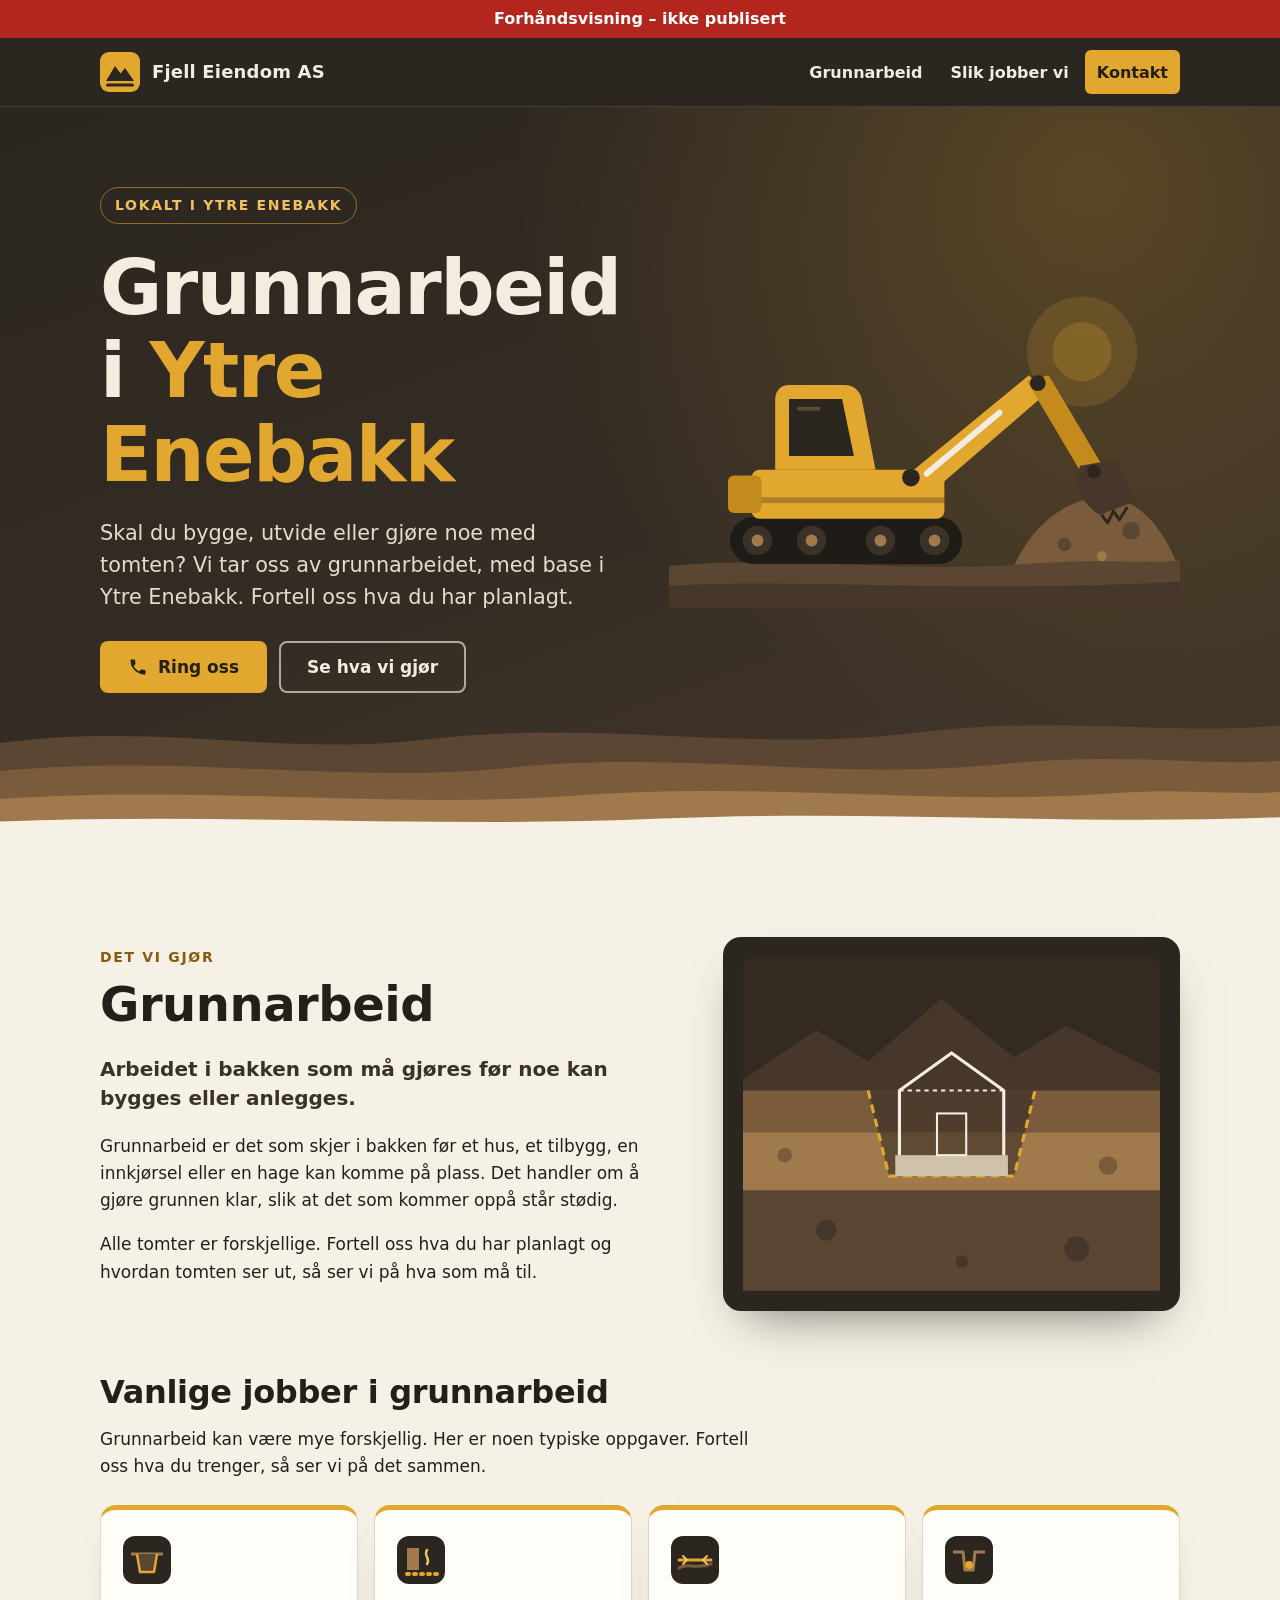
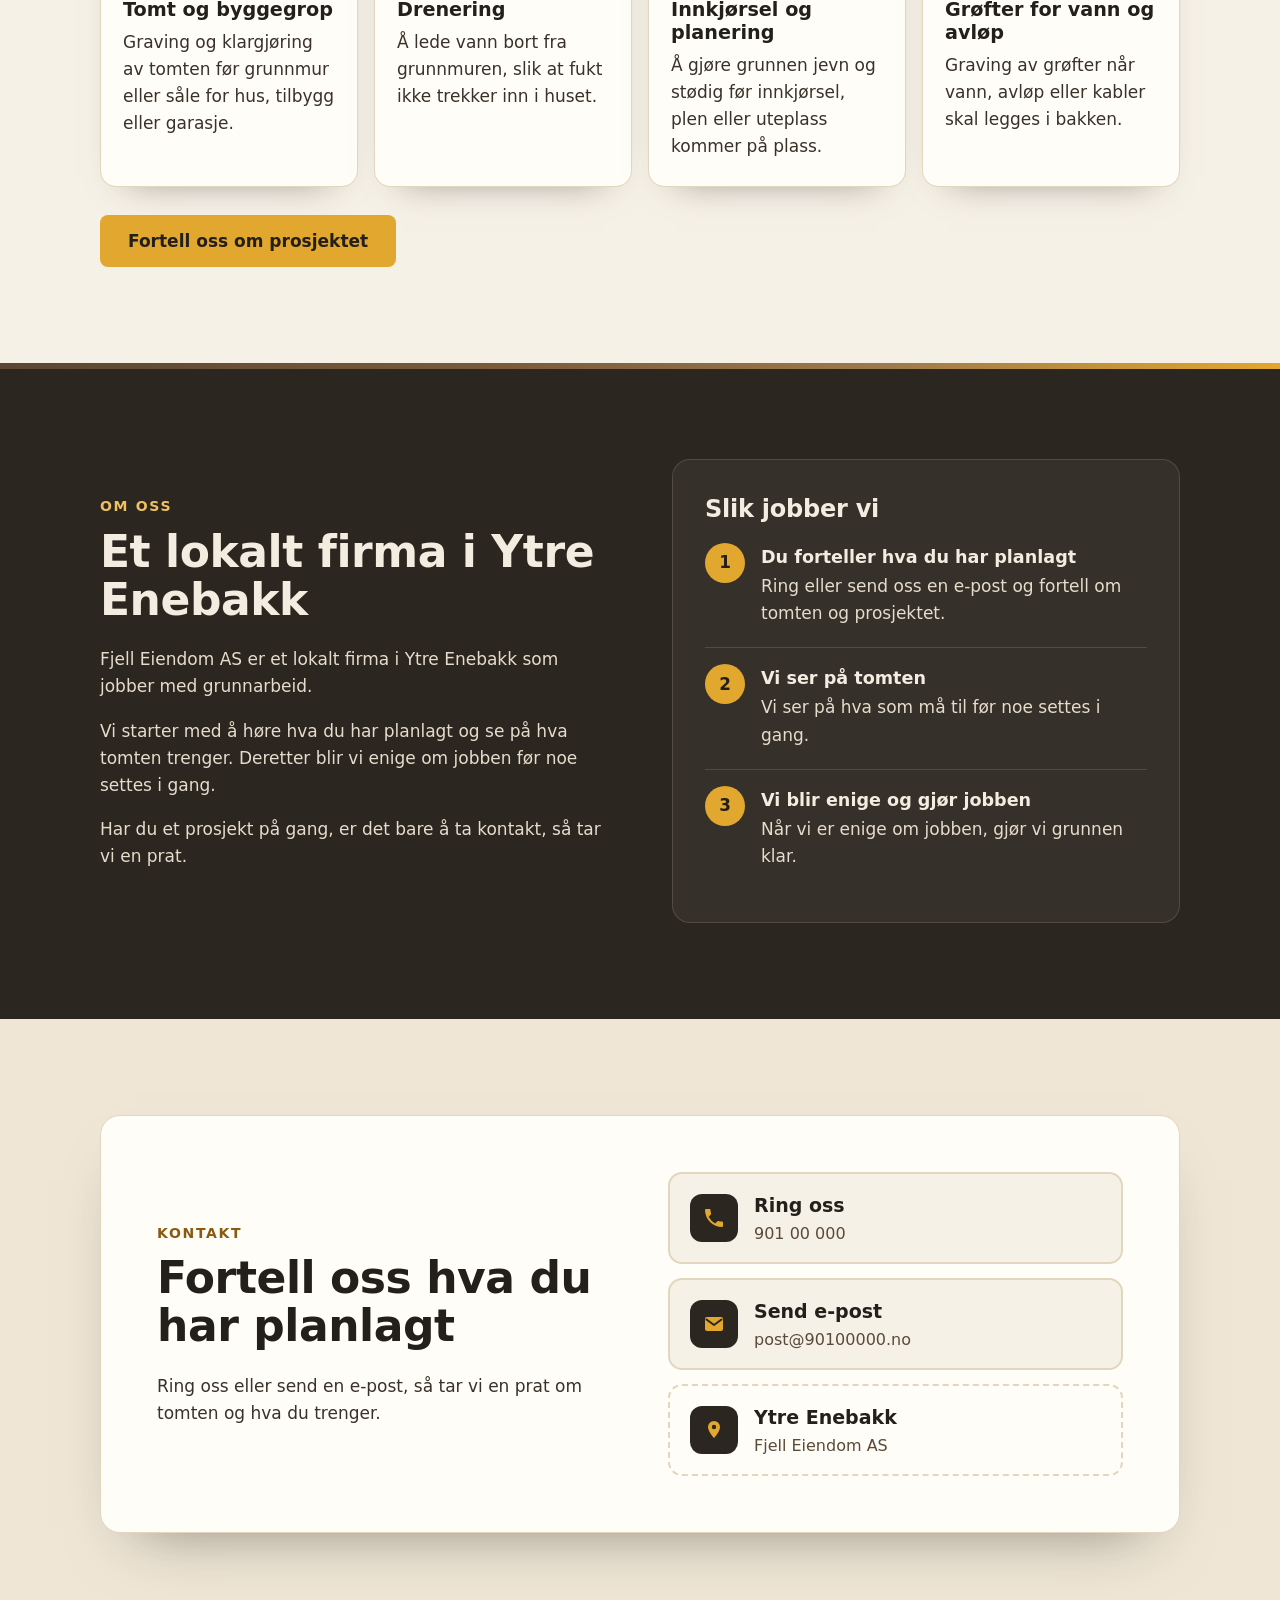
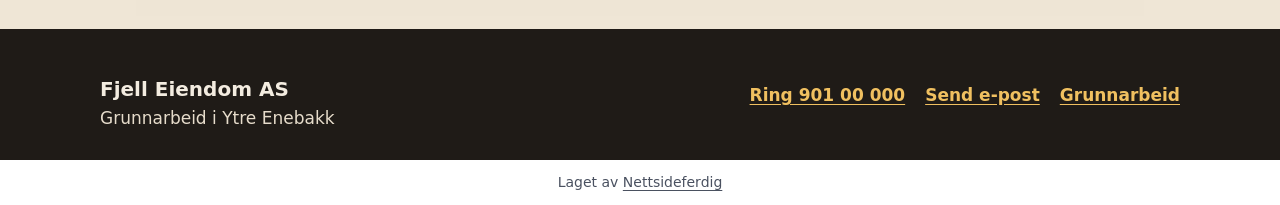
<file: index.html>
<!doctype html>
<html lang="nb">
<head>
<meta charset="utf-8">
<meta name="viewport" content="width=device-width, initial-scale=1">
<title>Grunnarbeid i Ytre Enebakk | Fjell Eiendom AS</title>
<meta name="description" content="Fjell Eiendom AS gjør grunnarbeid med base i Ytre Enebakk. Ta kontakt og fortell hva du har planlagt på tomten din.">
<link rel="canonical" href="https://andersmathisen7-design.github.io/side-fjell-eiendom-as-14d947cd/">
<meta property="og:type" content="website">
<meta property="og:locale" content="nb_NO">
<meta property="og:site_name" content="Fjell Eiendom AS">
<meta property="og:title" content="Grunnarbeid i Ytre Enebakk | Fjell Eiendom AS">
<meta property="og:description" content="Fjell Eiendom AS gjør grunnarbeid med base i Ytre Enebakk. Ta kontakt og fortell hva du har planlagt på tomten din.">
<meta property="og:url" content="https://andersmathisen7-design.github.io/side-fjell-eiendom-as-14d947cd/">
<meta http-equiv="Content-Security-Policy" content="default-src 'none'; style-src 'self'; img-src 'self'; manifest-src 'self'; worker-src 'self'; script-src 'self'">
<link rel="stylesheet" href="./style.css">
<meta name="theme-color" content="#e2a72e">
<link rel="manifest" href="./manifest.webmanifest">
<link rel="icon" href="./icon.svg" type="image/svg+xml">
<script src="./pwa.js" defer></script>
<meta name="robots" content="noindex,nofollow">
<script type="application/ld+json">{"@context":"https://schema.org","@type":"HomeAndConstructionBusiness","name":"Fjell Eiendom AS","description":"Fjell Eiendom AS gjør grunnarbeid med base i Ytre Enebakk. Ta kontakt og fortell hva du har planlagt på tomten din.","email":"post@90100000.no","areaServed":"Ytre Enebakk","url":"https://andersmathisen7-design.github.io/side-fjell-eiendom-as-14d947cd","telephone":"901 00 000"}</script>
</head>
<body>
<div class="forhandsstripe">Forhåndsvisning – ikke publisert</div>
<header class="topp"><div class="wrap topp-inner"><a class="logo" href="./" aria-label="Til forsiden"><svg width="40" height="40" viewBox="0 0 40 40" aria-hidden="true"><rect width="40" height="40" rx="9" fill="#e2a72e"/><path d="M6 29 L15 14 L20.5 21.5 L25 16 L34 29 Z" fill="#2b2620"/><rect x="6" y="31.5" width="28" height="3" rx="1.5" fill="#2b2620"/></svg><span>Fjell Eiendom AS</span></a><nav class="meny" aria-label="Hovedmeny"><ul><li><a href="./#tjenester">Grunnarbeid</a></li><li><a href="./#om">Slik jobber vi</a></li><li><a class="meny-knapp" href="./#kontakt">Kontakt</a></li></ul></nav></div></header>
<main>
<section class="hero" aria-labelledby="hero-tittel"><div class="wrap hero-inner"><div><p class="merkelapp">Lokalt i Ytre Enebakk</p><h1 id="hero-tittel">Grunnarbeid i <span>Ytre Enebakk</span></h1><p class="ingress">Skal du bygge, utvide eller gjøre noe med tomten? Vi tar oss av grunnarbeidet, med base i Ytre Enebakk. Fortell oss hva du har planlagt.</p><div class="handlinger"><a class="knapp knapp-hoved" href="tel:90100000"><svg viewBox="0 0 24 24" aria-hidden="true"><path d="M6.6 10.8a15.1 15.1 0 0 0 6.6 6.6l2.2-2.2a1 1 0 0 1 1-.25 11.4 11.4 0 0 0 3.6.57 1 1 0 0 1 1 1V20a1 1 0 0 1-1 1A17 17 0 0 1 3 4a1 1 0 0 1 1-1h3.5a1 1 0 0 1 1 1c0 1.25.2 2.45.57 3.57a1 1 0 0 1-.25 1z" fill="#231f1a"/></svg>Ring oss</a><a class="knapp knapp-linje" href="#tjenester">Se hva vi gjør</a></div></div><div class="hero-bilde"><svg class="maskin" viewBox="0 0 520 340" aria-hidden="true"><circle cx="420" cy="80" r="56" fill="#e2a72e" opacity=".16"/><circle cx="420" cy="80" r="30" fill="#e2a72e" opacity=".22"/><path d="M350 300 C372 248 414 226 448 228 C482 232 506 266 518 300 Z" fill="#7a5c3c"/><circle cx="402" cy="276" r="7" fill="#5a4632"/><circle cx="470" cy="262" r="9" fill="#5a4632"/><circle cx="440" cy="288" r="5" fill="#a07a4c"/><path d="M0 298 C120 286 240 306 360 296 C440 290 490 296 520 292 V340 H0 Z" fill="#5a4632"/><path d="M0 318 C140 310 300 326 520 314 V340 H0 Z" fill="#46372a"/><rect x="62" y="248" width="236" height="48" rx="24" fill="#1f1b17"/><circle cx="90" cy="272" r="15" fill="#3a3128"/><circle cx="90" cy="272" r="6" fill="#a07a4c"/><circle cx="145" cy="272" r="15" fill="#3a3128"/><circle cx="145" cy="272" r="6" fill="#a07a4c"/><circle cx="215" cy="272" r="15" fill="#3a3128"/><circle cx="215" cy="272" r="6" fill="#a07a4c"/><circle cx="270" cy="272" r="15" fill="#3a3128"/><circle cx="270" cy="272" r="6" fill="#a07a4c"/><rect x="84" y="200" width="196" height="50" rx="8" fill="#e2a72e"/><rect x="84" y="228" width="196" height="6" fill="#2b2620" opacity=".3"/><rect x="60" y="206" width="34" height="38" rx="6" fill="#c48a1c"/><path d="M108 200 V128 C108 120 114 114 122 114 H178 C188 114 194 120 196 128 L210 200 Z" fill="#e2a72e"/><path d="M122 128 H176 L188 186 H122 Z" fill="#2b2620"/><path d="M132 138 L152 138" stroke="#5a4a38" stroke-width="4" stroke-linecap="round"/><path d="M232 214 L254 196 L366 104 L384 122 L266 224 Z" fill="#e2a72e"/><line x1="262" y1="204" x2="336" y2="142" stroke="#f3ece0" stroke-width="6" stroke-linecap="round"/><path d="M364 110 L386 104 L442 198 L422 208 Z" fill="#c48a1c"/><path d="M418 196 L454 190 L474 232 L438 246 C416 232 412 214 418 196 Z" fill="#46372a"/><path d="M440 246 L446 254 L452 242 L458 251 L466 238" fill="none" stroke="#2b2620" stroke-width="3" stroke-linejoin="round"/><circle cx="246" cy="208" r="9" fill="#2b2620"/><circle cx="375" cy="112" r="8" fill="#2b2620"/><circle cx="432" cy="202" r="7" fill="#2b2620"/></svg></div></div><svg class="hero-terreng" viewBox="0 0 1200 200" preserveAspectRatio="none" aria-hidden="true"><path d="M0 60 C150 30 260 80 400 55 C560 25 700 75 860 45 C1000 20 1100 50 1200 35 V200 H0 Z" fill="#5a4632"/><path d="M0 100 C180 75 320 120 480 95 C640 70 780 115 940 90 C1060 72 1140 95 1200 85 V200 H0 Z" fill="#7a5c3c"/><path d="M0 140 C200 120 360 155 540 135 C720 115 880 150 1040 132 C1110 125 1160 135 1200 130 V200 H0 Z" fill="#a07a4c"/><path d="M0 172 C220 160 420 182 620 168 C820 155 1000 178 1200 166 V200 H0 Z" fill="#f6f1e7"/></svg></section><section id="tjenester" class="seksjon tjeneste" aria-labelledby="tjeneste-tittel"><div class="wrap"><div class="to-kol"><div class="tekst"><p class="overtittel">Det vi gjør</p><h2 id="tjeneste-tittel">Grunnarbeid</h2><p class="kort">Arbeidet i bakken som må gjøres før noe kan bygges eller anlegges.</p><p>Grunnarbeid er det som skjer i bakken før et hus, et tilbygg, en innkjørsel eller en hage kan komme på plass. Det handler om å gjøre grunnen klar, slik at det som kommer oppå står stødig.</p><p>Alle tomter er forskjellige. Fortell oss hva du har planlagt og hvordan tomten ser ut, så ser vi på hva som må til.</p></div><figure class="snitt" aria-hidden="true"><svg viewBox="0 0 400 320"><rect width="400" height="320" rx="10" fill="#332a22"/><path d="M0 118 L70 70 L120 100 L190 40 L260 96 L310 66 L400 112 V130 H0 Z" fill="#46372a"/><rect x="0" y="128" width="400" height="40" fill="#7a5c3c"/><rect x="0" y="168" width="400" height="56" fill="#a07a4c"/><rect x="0" y="224" width="400" height="96" fill="#5a4632"/><circle cx="40" cy="190" r="7" fill="#7a5c3c"/><circle cx="350" cy="200" r="9" fill="#7a5c3c"/><circle cx="80" cy="262" r="10" fill="#46372a"/><circle cx="320" cy="280" r="12" fill="#46372a"/><circle cx="210" cy="292" r="6" fill="#46372a"/><path d="M120 128 L140 210 H260 L280 128" fill="#2b2620" opacity=".55"/><path d="M120 128 L140 210 H260 L280 128" fill="none" stroke="#e2a72e" stroke-width="3" stroke-dasharray="8 6"/><rect x="146" y="190" width="108" height="20" fill="#cfc2aa"/><path d="M150 190 V128 L200 92 L250 128 V190" fill="none" stroke="#f3ece0" stroke-width="3" stroke-linejoin="round"/><line x1="150" y1="128" x2="250" y2="128" stroke="#f3ece0" stroke-width="2" stroke-dasharray="4 4"/><rect x="186" y="150" width="28" height="40" fill="none" stroke="#f3ece0" stroke-width="2"/></svg></figure></div><div class="oppgaver-topp"><h3>Vanlige jobber i grunnarbeid</h3><p>Grunnarbeid kan være mye forskjellig. Her er noen typiske oppgaver. Fortell oss hva du trenger, så ser vi på det sammen.</p></div><ul class="oppgaver"><li class="oppgave"><svg viewBox="0 0 48 48" aria-hidden="true"><rect width="48" height="48" rx="12" fill="#2b2620"/><path d="M8 18 H40" stroke="#a07a4c" stroke-width="3"/><path d="M14 18 L17 36 H31 L34 18" fill="#5a4632" stroke="#e2a72e" stroke-width="2.5" stroke-linejoin="round"/></svg><h4>Tomt og byggegrop</h4><p>Graving og klargjøring av tomten før grunnmur eller såle for hus, tilbygg eller garasje.</p></li><li class="oppgave"><svg viewBox="0 0 48 48" aria-hidden="true"><rect width="48" height="48" rx="12" fill="#2b2620"/><rect x="10" y="12" width="12" height="22" fill="#a07a4c"/><path d="M10 38 H40" stroke="#e2a72e" stroke-width="4" stroke-linecap="round" stroke-dasharray="2 5"/><path d="M30 14 C26 20 34 22 30 28" fill="none" stroke="#f0c060" stroke-width="2.5" stroke-linecap="round"/></svg><h4>Drenering</h4><p>Å lede vann bort fra grunnmuren, slik at fukt ikke trekker inn i huset.</p></li><li class="oppgave"><svg viewBox="0 0 48 48" aria-hidden="true"><rect width="48" height="48" rx="12" fill="#2b2620"/><path d="M8 32 C16 26 24 34 40 28" fill="none" stroke="#7a5c3c" stroke-width="3" stroke-linecap="round"/><path d="M8 24 H40" stroke="#e2a72e" stroke-width="3" stroke-linecap="round"/><path d="M12 20 L16 24 L12 28 M36 20 L32 24 L36 28" fill="none" stroke="#f0c060" stroke-width="2" stroke-linecap="round" stroke-linejoin="round"/></svg><h4>Innkjørsel og planering</h4><p>Å gjøre grunnen jevn og stødig før innkjørsel, plen eller uteplass kommer på plass.</p></li><li class="oppgave"><svg viewBox="0 0 48 48" aria-hidden="true"><rect width="48" height="48" rx="12" fill="#2b2620"/><path d="M8 16 H18 L20 34 H28 L30 16 H40" fill="none" stroke="#a07a4c" stroke-width="3" stroke-linejoin="round"/><circle cx="24" cy="29" r="4" fill="#e2a72e"/></svg><h4>Grøfter for vann og avløp</h4><p>Graving av grøfter når vann, avløp eller kabler skal legges i bakken.</p></li></ul><div class="oppgaver-handling"><a class="knapp knapp-hoved" href="#kontakt">Fortell oss om prosjektet</a></div></div></section><section id="om" class="seksjon om" aria-labelledby="om-tittel"><div class="wrap to-kol"><div><p class="overtittel">Om oss</p><h2 id="om-tittel">Et lokalt firma i Ytre Enebakk</h2><p>Fjell Eiendom AS er et lokalt firma i Ytre Enebakk som jobber med grunnarbeid.</p><p>Vi starter med å høre hva du har planlagt og se på hva tomten trenger. Deretter blir vi enige om jobben før noe settes i gang.</p><p>Har du et prosjekt på gang, er det bare å ta kontakt, så tar vi en prat.</p></div><div class="steg-boks"><h3>Slik jobber vi</h3><ol class="steg"><li><span class="tall" aria-hidden="true">1</span><span><strong>Du forteller hva du har planlagt</strong><span class="forklaring">Ring eller send oss en e-post og fortell om tomten og prosjektet.</span></span></li><li><span class="tall" aria-hidden="true">2</span><span><strong>Vi ser på tomten</strong><span class="forklaring">Vi ser på hva som må til før noe settes i gang.</span></span></li><li><span class="tall" aria-hidden="true">3</span><span><strong>Vi blir enige og gjør jobben</strong><span class="forklaring">Når vi er enige om jobben, gjør vi grunnen klar.</span></span></li></ol></div></div></section><section id="kontakt" class="seksjon kontakt" aria-labelledby="kontakt-tittel"><div class="wrap"><div class="kontakt-boks"><div><p class="overtittel">Kontakt</p><h2 id="kontakt-tittel">Fortell oss hva du har planlagt</h2><p class="kontakt-ingress">Ring oss eller send en e-post, så tar vi en prat om tomten og hva du trenger.</p></div><ul class="kanaler"><li><a class="kanal" href="tel:90100000"><span class="kanal-ikon" aria-hidden="true"><svg viewBox="0 0 24 24"><path d="M6.6 10.8a15.1 15.1 0 0 0 6.6 6.6l2.2-2.2a1 1 0 0 1 1-.25 11.4 11.4 0 0 0 3.6.57 1 1 0 0 1 1 1V20a1 1 0 0 1-1 1A17 17 0 0 1 3 4a1 1 0 0 1 1-1h3.5a1 1 0 0 1 1 1c0 1.25.2 2.45.57 3.57a1 1 0 0 1-.25 1z" fill="#e2a72e"/></svg></span><span><strong>Ring oss</strong><small>901 00 000</small></span></a></li><li><a class="kanal" href="mailto:post@90100000.no"><span class="kanal-ikon" aria-hidden="true"><svg viewBox="0 0 24 24"><rect x="3" y="5" width="18" height="14" rx="2" fill="#e2a72e"/><path d="M4.5 7.5 L12 13 L19.5 7.5" fill="none" stroke="#2b2620" stroke-width="2" stroke-linecap="round" stroke-linejoin="round"/></svg></span><span><strong>Send e-post</strong><small>post@90100000.no</small></span></a></li><li><address class="kanal kanal-sted"><span class="kanal-ikon" aria-hidden="true"><svg viewBox="0 0 24 24"><path d="M12 3a6 6 0 0 0-6 6c0 4.6 6 11 6 11s6-6.4 6-11a6 6 0 0 0-6-6z" fill="#e2a72e"/><circle cx="12" cy="9" r="2.2" fill="#2b2620"/></svg></span><span><strong>Ytre Enebakk</strong><small>Fjell Eiendom AS</small></span></address></li></ul></div></div></section>
</main>
<footer class="bunn"><div class="wrap bunn-inner"><div><p class="bunn-navn">Fjell Eiendom AS</p><p>Grunnarbeid i Ytre Enebakk</p></div><ul class="bunn-lenker"><li><a href="tel:90100000">Ring 901 00 000</a></li><li><a href="mailto:post@90100000.no">Send e-post</a></li><li><a href="./#tjenester">Grunnarbeid</a></li></ul></div></footer>
<p class="nf-byra">Laget av <a href="https://nettsideferdig.no/">Nettsideferdig</a></p>
</body>
</html>
</file>
<file: style.css>
/* Fast fra Sidefabrikken: bestillingswidgeten. */
:root { --nf-farge: #e2a72e; }
#nf-bestill [hidden] { display: none !important; }
#nf-bestill button { font: inherit; padding: 0.5rem 0.9rem; margin: 0.2rem; border: 1px solid var(--nf-farge); border-radius: 6px; background: #fff; color: var(--nf-farge); cursor: pointer; }
#nf-bestill button:disabled { opacity: 0.6; }
#nf-bestill .nf-knapp { background: var(--nf-farge); color: #fff; }
#nf-bestill .nf-tjeneste { display: block; width: 100%; text-align: left; }
#nf-bestill .nf-tjeneste small, #nf-bestill .nf-vare small { display: block; color: #555; }
#nf-bestill .nf-felt { display: block; margin: 0.5rem 0; }
#nf-bestill input, #nf-bestill select, #nf-bestill textarea { font: inherit; padding: 0.4rem; border: 1px solid #c5cad3; border-radius: 4px; display: block; width: 100%; max-width: 24rem; }
#nf-bestill input[type="checkbox"], #nf-bestill input[type="radio"] { display: inline-block; width: auto; margin: 0 0.4rem 0 0; vertical-align: middle; }
#nf-bestill .nf-rad { display: flex; flex-wrap: wrap; gap: 0.5rem; }
#nf-bestill .nf-vare { padding: 0.4rem 0; border-bottom: 1px solid #e3e6eb; }
#nf-bestill .nf-feil, #nf-bestill .nf-utsolgt { color: #b3261e; }
#nf-bestill .nf-test { background: #fff4e5; padding: 0.4rem 0.8rem; border-radius: 6px; }
#nf-bestill .nf-oppsummering { font-weight: 600; }
#nf-bestill .nf-faner { display: flex; flex-wrap: wrap; gap: 0.25rem; margin: 0.5rem 0 1rem; }
#nf-bestill .nf-fane.nf-valgt, #nf-bestill .nf-dag.nf-valgt { background: var(--nf-farge); color: #fff; }
#nf-bestill .nf-adresse { position: relative; max-width: 24rem; }
#nf-bestill .nf-forslag { position: absolute; top: 100%; left: 0; right: 0; z-index: 10; max-height: 15rem; overflow-y: auto; background: #fff; border: 1px solid #c5cad3; border-radius: 4px; box-shadow: 0 4px 12px rgba(0, 0, 0, 0.15); }
#nf-bestill .nf-forslag button { display: block; width: 100%; margin: 0; border: 0; border-radius: 0; padding: 0.5rem 0.75rem; text-align: left; color: inherit; }
#nf-bestill .nf-forslag button:hover, #nf-bestill .nf-forslag button:focus { background: #f4f7fb; }
#nf-bestill .nf-dager { display: flex; flex-wrap: wrap; gap: 0.25rem; margin: 0.5rem 0; }
#nf-bestill .nf-dag.nf-full { text-decoration: line-through; color: #777; border-color: #c5cad3; }
#nf-bestill .nf-tillegg { margin: 0.5rem 0; }
#nf-bestill .nf-sporsmal { margin: 0.8rem 0; }
#nf-bestill .nf-hjelp { display: block; font-size: 0.875rem; color: #666; margin: 0.15rem 0 0.25rem; }
#nf-bestill .nf-sum { font-weight: 700; font-size: 1.15rem; }
#nf-bestill .nf-ja-nei { display: flex; gap: 1.5rem; margin-top: 0.25rem; }
.prisliste table { border-collapse: collapse; width: 100%; max-width: 36rem; }
.prisliste th, .prisliste td { text-align: left; padding: 0.4rem 0.6rem 0.4rem 0; border-bottom: 1px solid #e3e6eb; vertical-align: top; }
.prisliste td:last-child, .prisliste th:last-child { text-align: right; white-space: nowrap; padding-right: 0; }
.prisliste small { color: #555; }
.prisliste .prisinfo { font-size: 0.875rem; color: #555; }

main > section.melding, main > section.bestill { box-sizing: border-box; max-width: 42rem; margin: 0 auto; padding: 2.5rem 1.25rem 3.5rem; }
.nf-skjema .nf-felt { display: block; margin: 0.75rem 0; }
.nf-skjema label, .nf-skjema legend { display: block; font-weight: 600; }
.nf-skjema fieldset { border: 0; padding: 0; margin: 0.75rem 0; min-width: 0; }
.nf-skjema fieldset label { font-weight: 400; }
.nf-skjema input, .nf-skjema textarea { font: inherit; padding: 0.5rem; border: 1px solid #c5cad3; border-radius: 4px; display: block; width: 100%; max-width: 32rem; }
.nf-skjema input[type="radio"] { display: inline-block; width: auto; margin: 0 0.4rem 0 0; vertical-align: middle; }
.nf-skjema input:focus, .nf-skjema textarea:focus { outline: 2px solid var(--nf-farge); outline-offset: 1px; }
.nf-skjema button { font: inherit; font-weight: 600; border: 0; cursor: pointer; padding: 0.85rem 1.5rem; border-radius: 6px; background: var(--nf-farge); color: #fff; min-height: 44px; }
.nf-skjema .nf-info { font-size: 0.875rem; color: #555; }

/* Designet */
*,*::before,*::after{box-sizing:border-box}html{-webkit-text-size-adjust:100%}body{margin:0;font-family:"Segoe UI",system-ui,-apple-system,Helvetica,Arial,sans-serif;font-size:1.0625rem;line-height:1.6;color:#231f1a;background:#f6f1e7}img{display:block;width:100%;height:auto}svg{display:block}.wrap{width:100%;max-width:1120px;margin:0 auto;padding:0 20px}h1,h2,h3{font-family:"Trebuchet MS","Segoe UI",system-ui,sans-serif;line-height:1.1;letter-spacing:-0.01em;margin:0 0 .5em}p{margin:0 0 1em}a{color:#7a4f0e;text-underline-offset:3px}a:focus-visible{outline:3px solid #e2a72e;outline-offset:3px;border-radius:6px}.topp{background:#2b2620;color:#f3ece0;border-bottom:1px solid rgba(243,236,224,.12)}.topp-inner{display:flex;flex-wrap:wrap;align-items:center;justify-content:space-between;gap:8px 24px;padding-top:12px;padding-bottom:12px}.logo{display:inline-flex;align-items:center;gap:12px;min-height:44px;color:#f3ece0;text-decoration:none;font-family:"Trebuchet MS",system-ui,sans-serif;font-weight:700;font-size:1.125rem;letter-spacing:.01em}.meny ul{list-style:none;margin:0;padding:0;display:flex;flex-wrap:wrap;gap:4px}.meny a{display:inline-flex;align-items:center;min-height:44px;padding:0 12px;color:#f3ece0;text-decoration:none;border-radius:6px;font-weight:600;font-size:1rem}.meny a:hover{background:rgba(243,236,224,.1)}.meny a.meny-knapp{background:#e2a72e;color:#231f1a}.meny a.meny-knapp:hover{background:#f0b941}.hero{position:relative;overflow:hidden;color:#f3ece0;background:radial-gradient(circle at 85% 10%,rgba(226,167,46,.22),rgba(226,167,46,0) 45%),linear-gradient(160deg,#2b2620 0%,#352d25 55%,#45382a 100%);padding-top:44px}.hero-inner{position:relative;z-index:1;display:grid;gap:24px;align-items:center;padding-bottom:8px}.merkelapp{display:inline-block;font-size:.875rem;font-weight:700;letter-spacing:.12em;text-transform:uppercase;color:#f0c060;border:1px solid rgba(226,167,46,.55);padding:6px 14px;border-radius:999px;margin-bottom:22px}.hero h1{font-size:clamp(2.5rem,9vw,4.75rem);font-weight:800;max-width:13ch;margin-bottom:20px;letter-spacing:-0.02em}.hero h1 span{color:#e2a72e}.ingress{font-size:clamp(1.125rem,2.4vw,1.3rem);line-height:1.55;max-width:52ch;color:#e6dccb}.handlinger{display:flex;flex-wrap:wrap;gap:12px;margin-top:28px}.knapp{display:inline-flex;align-items:center;justify-content:center;gap:10px;min-height:52px;padding:0 26px;border-radius:8px;border:2px solid transparent;font-weight:700;font-size:1.0625rem;text-decoration:none;transition:background-color .15s ease,transform .15s ease}.knapp svg{width:20px;height:20px;flex:none}.knapp-hoved{background:#e2a72e;color:#231f1a}.knapp-hoved:hover{background:#f0b941;transform:translateY(-1px)}.knapp-linje{border-color:rgba(243,236,224,.65);color:#f3ece0}.knapp-linje:hover{background:rgba(243,236,224,.1)}.maskin{width:100%;max-width:560px;height:auto;margin:0 auto}.hero-terreng{width:100%;height:90px}.seksjon{padding:64px 0}.overtittel{font-size:.875rem;font-weight:700;letter-spacing:.12em;text-transform:uppercase;color:#8a5a0f;margin-bottom:10px}.to-kol{display:grid;gap:40px;align-items:center}.tekst{max-width:60ch}.tjeneste h2{font-size:clamp(2rem,6vw,3rem)}.kort{font-size:1.25rem;font-weight:600;line-height:1.45;color:#3a3128}.snitt{margin:0;background:#2b2620;border-radius:18px;padding:20px;box-shadow:0 24px 48px -24px rgba(43,38,32,.65)}.snitt svg{width:100%;height:auto}.oppgaver-topp{margin:64px 0 24px;max-width:60ch}.oppgaver-topp h3{font-size:clamp(1.5rem,4vw,2rem)}.oppgaver{list-style:none;margin:0;padding:0;display:grid;gap:16px}.oppgave{background:#fffdf8;border:1px solid #e3d6bf;border-top:5px solid #e2a72e;border-radius:16px;padding:26px 22px;box-shadow:0 18px 36px -28px rgba(43,38,32,.6)}.oppgave svg{width:48px;height:48px;margin-bottom:14px}.oppgave h4{font-family:"Trebuchet MS","Segoe UI",system-ui,sans-serif;font-size:1.2rem;line-height:1.2;margin:0 0 8px}.oppgave p{margin:0;color:#3a3128}.oppgaver-handling{margin-top:28px}.om{background:#2b2620;color:#f3ece0;position:relative}.om::before{content:"";position:absolute;left:0;right:0;top:0;height:6px;background:linear-gradient(90deg,#5a4632,#7a5c3c 40%,#a07a4c 70%,#e2a72e)}.om h2{font-size:clamp(1.9rem,5vw,2.75rem)}.om .overtittel{color:#f0c060}.om p{color:#e6dccb;max-width:58ch}.steg-boks{background:rgba(243,236,224,.05);border:1px solid rgba(243,236,224,.14);border-radius:18px;padding:28px 22px}.steg-boks h3{font-size:1.5rem;color:#f3ece0;margin-bottom:16px}.steg{list-style:none;margin:0;padding:0;display:grid;gap:4px}.steg li{display:flex;gap:16px;align-items:flex-start;padding:16px 0;border-top:1px solid rgba(243,236,224,.14)}.steg li:first-child{border-top:0;padding-top:4px}.steg .tall{flex:none;display:grid;place-items:center;width:40px;height:40px;border-radius:50%;background:#e2a72e;color:#231f1a;font-weight:800;font-size:1.05rem}.steg strong{display:block;font-size:1.1rem;color:#f3ece0;margin-bottom:2px}.steg span.forklaring{color:#e6dccb}.kontakt{background:#efe6d6}.kontakt-boks{display:grid;gap:28px;align-items:center;background:#fffdf8;border-radius:20px;padding:32px 22px;box-shadow:0 30px 60px -36px rgba(43,38,32,.55);border:1px solid #e3d6bf}.kontakt h2{font-size:clamp(1.9rem,5.5vw,2.75rem);max-width:18ch}.kontakt-ingress{max-width:52ch;color:#3a3128;margin:0}.kanaler{list-style:none;margin:0;padding:0;display:grid;gap:14px}.kanal{display:flex;align-items:center;gap:16px;min-height:76px;padding:16px 20px;border-radius:14px;border:2px solid #e3d6bf;background:#f6f1e7;color:#231f1a;text-decoration:none;transition:border-color .15s ease,transform .15s ease}a.kanal:hover{border-color:#e2a72e;transform:translateY(-2px)}.kanal-ikon{display:inline-flex;align-items:center;justify-content:center;width:48px;height:48px;border-radius:12px;background:#2b2620;flex:none}.kanal-ikon svg{width:24px;height:24px}.kanal strong{display:block;font-size:1.1875rem}.kanal small{display:block;font-size:1rem;color:#5a4a38;overflow-wrap:anywhere}.kanal>span:last-child{min-width:0}.kanal-sted{font-style:normal;border-style:dashed;background:transparent}.bunn{background:#1f1b17;color:#e6dccb;padding:44px 0 28px}.bunn-inner{display:flex;flex-wrap:wrap;justify-content:space-between;gap:24px}.bunn-navn{font-family:"Trebuchet MS",system-ui,sans-serif;font-weight:700;font-size:1.25rem;color:#f3ece0;margin-bottom:4px}.bunn p{margin:0}.bunn-lenker{list-style:none;margin:0;padding:0;display:flex;flex-wrap:wrap;gap:4px 20px}.bunn-lenker a{display:inline-flex;align-items:center;min-height:44px;color:#f0c060;font-weight:600}section.melding{padding:56px 0}.nf-skjema{max-width:640px;margin:0 auto;padding:0 20px}.nf-skjema label{display:block;font-weight:600;margin-bottom:6px}.nf-skjema input,.nf-skjema textarea{width:100%;font:inherit;padding:12px 14px;border:2px solid #d7c7ab;border-radius:8px;background:#fffdf8;color:#231f1a}.nf-skjema input:focus-visible,.nf-skjema textarea:focus-visible{outline:3px solid #e2a72e;outline-offset:2px}.nf-skjema .nf-felt{margin-bottom:16px}.nf-skjema button.knapp{background:#e2a72e;color:#231f1a;border:0;cursor:pointer}@media (min-width:640px){.oppgaver{grid-template-columns:1fr 1fr}}@media (min-width:768px){.hero{padding-top:80px}.hero-terreng{height:140px}.seksjon{padding:96px 0}.kontakt-boks{padding:56px}.steg-boks{padding:36px 32px}}@media (min-width:880px){.hero-inner{grid-template-columns:1fr 1fr;gap:48px}.to-kol{grid-template-columns:1.1fr .9fr;gap:64px}.om .to-kol{grid-template-columns:1fr 1fr}.kontakt-boks{grid-template-columns:1fr 1fr;gap:56px}}@media (min-width:1000px){.oppgaver{grid-template-columns:repeat(4,1fr)}}@media (prefers-reduced-motion:reduce){.knapp,.kanal{transition:none}.knapp:hover,a.kanal:hover{transform:none}}

/* Fast fra Sidefabrikken */
.forhandsstripe { display: block !important; position: relative !important; z-index: 2147483647 !important; background: #b3261e !important; color: #fff !important; text-align: center !important; padding: 0.5rem 1rem !important; font: 600 1rem/1.4 system-ui, sans-serif !important; visibility: visible !important; opacity: 1 !important; max-height: none !important; height: auto !important; min-height: 0 !important; overflow: visible !important; margin: 0 !important; top: auto !important; left: auto !important; right: auto !important; bottom: auto !important; width: auto !important; transform: none !important; clip-path: none !important; filter: none !important; text-indent: 0 !important; font-size: 1rem !important; }
.nf-byra { display: block !important; position: static !important; inset: auto !important; z-index: auto !important; background: #fff !important; color: #4a5160 !important; text-align: center !important; padding: 0.75rem 1rem !important; margin: 0 !important; width: auto !important; max-width: none !important; height: auto !important; min-height: 0 !important; max-height: none !important; overflow: visible !important; visibility: visible !important; opacity: 1 !important; transform: none !important; clip-path: none !important; filter: none !important; font: 400 0.875rem/1.5 system-ui, sans-serif !important; letter-spacing: normal !important; text-indent: 0 !important; text-transform: none !important; }
.nf-byra a { display: inline !important; position: static !important; color: inherit !important; text-decoration: underline !important; font: inherit !important; visibility: visible !important; opacity: 1 !important; pointer-events: auto !important; }
.nf-felle { display: none !important; position: absolute !important; left: -10000px !important; width: 1px !important; height: 1px !important; overflow: hidden !important; }
</file>
